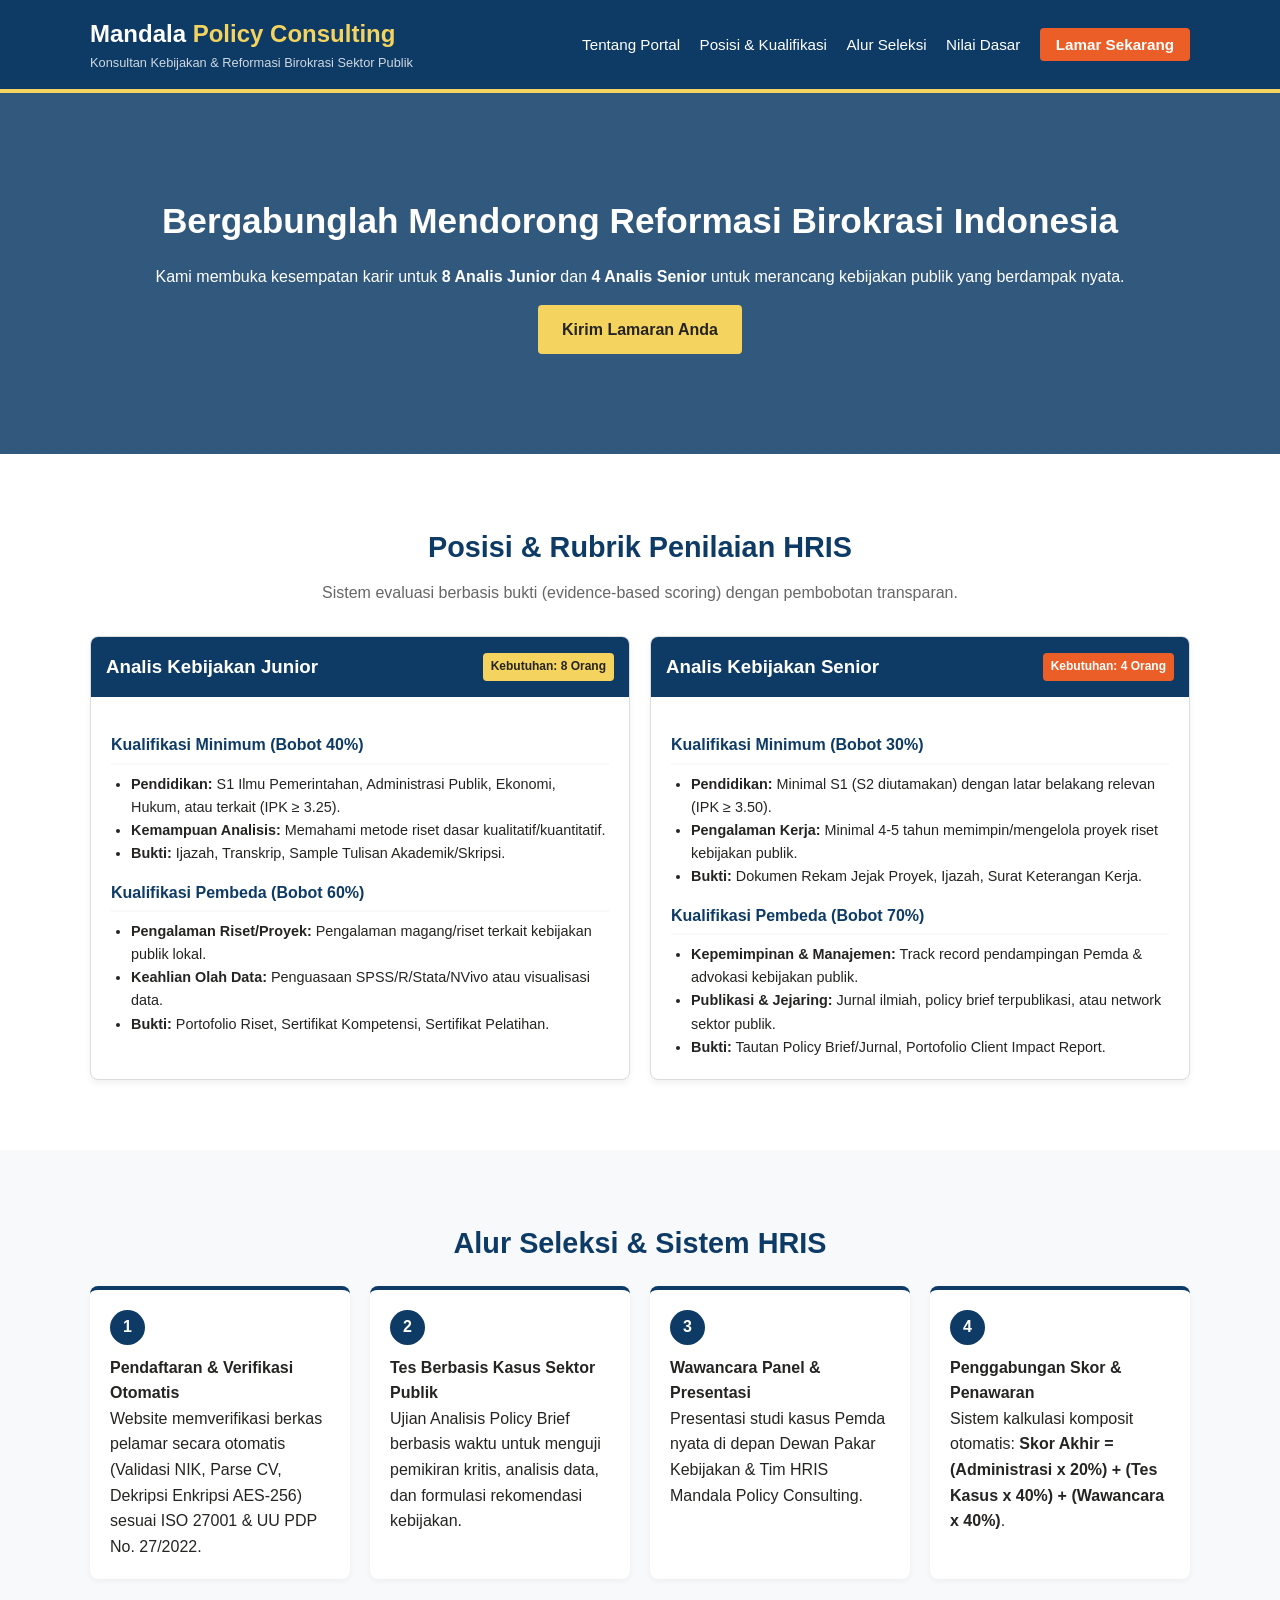
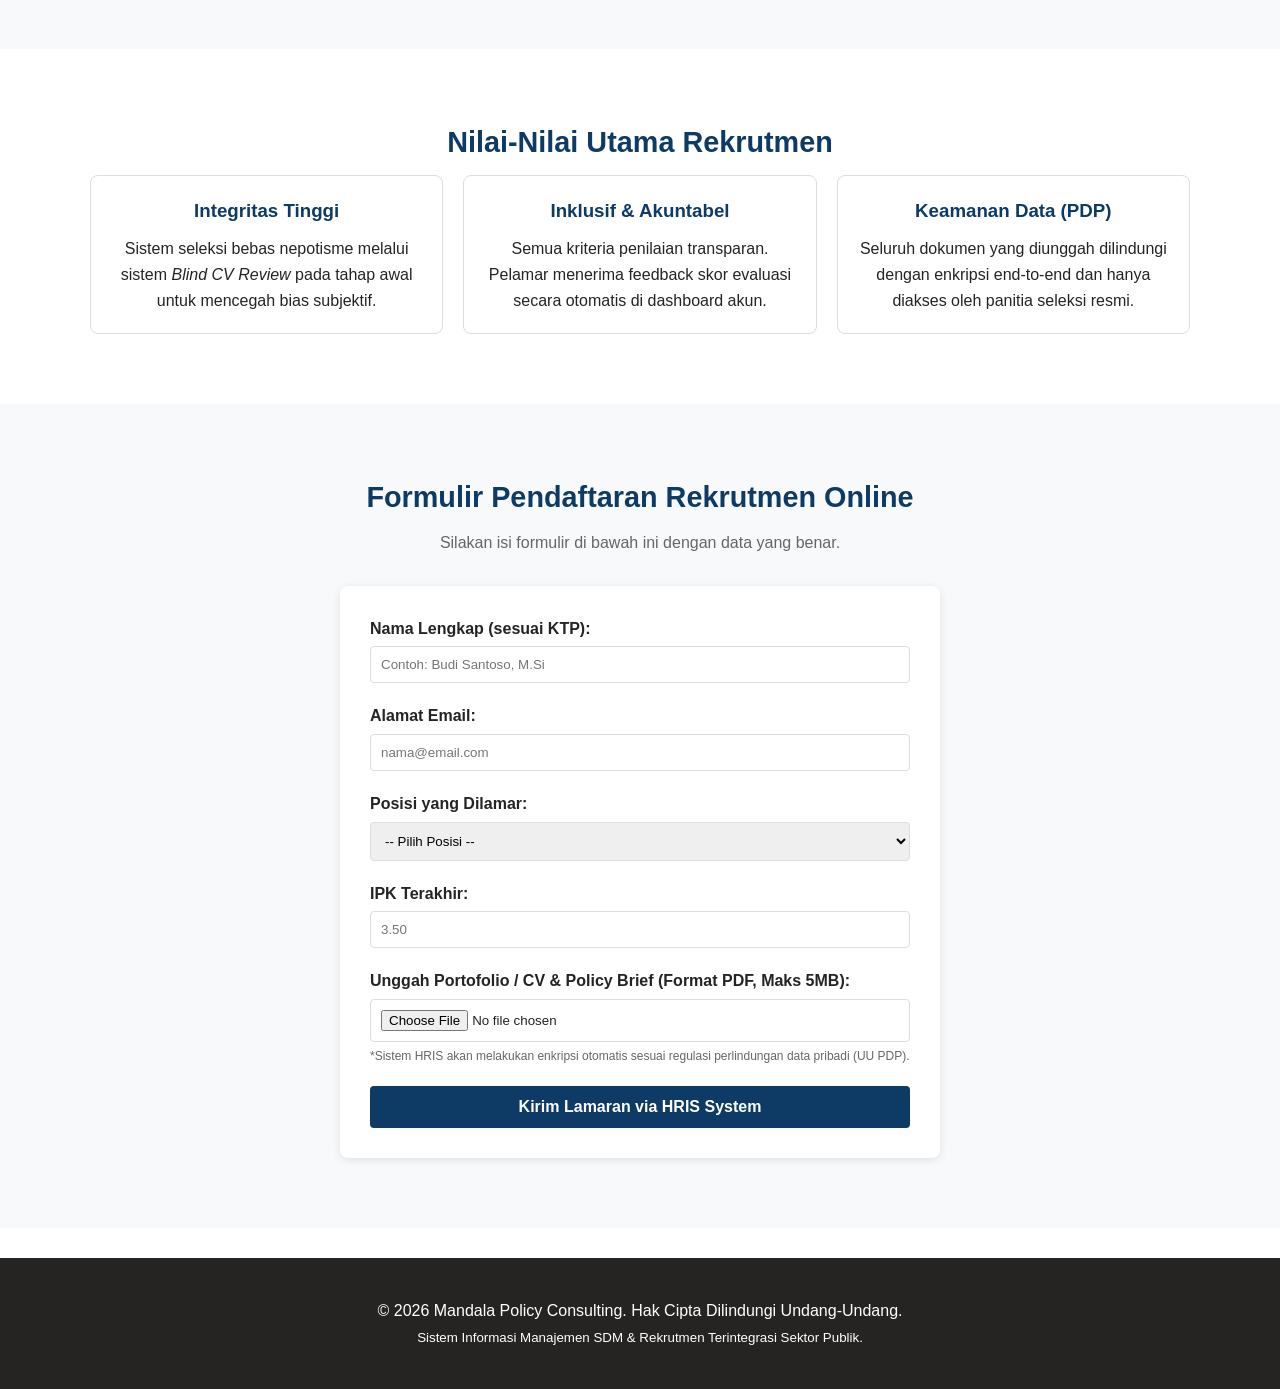
<file: index.html>
<!DOCTYPE html>
<html lang="id">
<head>
    <meta charset="UTF-8">
    <meta name="viewport" content="width=device-width, initial-scale=1.0">
    <title>Portal Rekrutmen Analis - Mandala Policy Consulting</title>
    <link rel="stylesheet" href="styles.css">
</head>
<body>

    <!-- Header & Navigasi -->
    <header class="main-header">
        <div class="container header-container">
            <div class="logo">
                <h1>Mandala <span>Policy Consulting</span></h1>
                <p>Konsultan Kebijakan & Reformasi Birokrasi Sektor Publik</p>
            </div>
            <nav class="navbar">
                <a href="#tentang">Tentang Portal</a>
                <a href="#posisi">Posisi & Kualifikasi</a>
                <a href="#alur">Alur Seleksi</a>
                <a href="#nilai">Nilai Dasar</a>
                <a href="#lamar" class="btn-primary">Lamar Sekarang</a>
            </nav>
        </div>
    </header>

    <!-- Hero Banner -->
    <section class="hero">
        <div class="container hero-content">
            <h2>Bergabunglah Mendorong Reformasi Birokrasi Indonesia</h2>
            <p>Kami membuka kesempatan karir untuk <strong>8 Analis Junior</strong> dan <strong>4 Analis Senior</strong> untuk merancang kebijakan publik yang berdampak nyata.</p>
            <a href="#lamar" class="btn-hero">Kirim Lamaran Anda</a>
        </div>
    </section>

    <!-- Posisi & Kualifikasi HRIS -->
    <section id="posisi" class="section">
        <div class="container">
            <h2 class="section-title">Posisi & Rubrik Penilaian HRIS</h2>
            <p class="section-subtitle">Sistem evaluasi berbasis bukti (evidence-based scoring) dengan pembobotan transparan.</p>

            <div class="card-grid">
                <!-- Card Analis Junior -->
                <div class="card">
                    <div class="card-header">
                        <h3>Analis Kebijakan Junior</h3>
                        <span class="badge">Kebutuhan: 8 Orang</span>
                    </div>
                    <div class="card-body">
                        <h4>Kualifikasi Minimum (Bobot 40%)</h4>
                        <ul>
                            <li><strong>Pendidikan:</strong> S1 Ilmu Pemerintahan, Administrasi Publik, Ekonomi, Hukum, atau terkait (IPK &ge; 3.25).</li>
                            <li><strong>Kemampuan Analisis:</strong> Memahami metode riset dasar kualitatif/kuantitatif.</li>
                            <li><strong>Bukti:</strong> Ijazah, Transkrip, Sample Tulisan Akademik/Skripsi.</li>
                        </ul>
                        <h4>Kualifikasi Pembeda (Bobot 60%)</h4>
                        <ul>
                            <li><strong>Pengalaman Riset/Proyek:</strong> Pengalaman magang/riset terkait kebijakan publik lokal.</li>
                            <li><strong>Keahlian Olah Data:</strong> Penguasaan SPSS/R/Stata/NVivo atau visualisasi data.</li>
                            <li><strong>Bukti:</strong> Portofolio Riset, Sertifikat Kompetensi, Sertifikat Pelatihan.</li>
                        </ul>
                    </div>
                </div>

                <!-- Card Analis Senior -->
                <div class="card">
                    <div class="card-header">
                        <h3>Analis Kebijakan Senior</h3>
                        <span class="badge badge-senior">Kebutuhan: 4 Orang</span>
                    </div>
                    <div class="card-body">
                        <h4>Kualifikasi Minimum (Bobot 30%)</h4>
                        <ul>
                            <li><strong>Pendidikan:</strong> Minimal S1 (S2 diutamakan) dengan latar belakang relevan (IPK &ge; 3.50).</li>
                            <li><strong>Pengalaman Kerja:</strong> Minimal 4-5 tahun memimpin/mengelola proyek riset kebijakan publik.</li>
                            <li><strong>Bukti:</strong> Dokumen Rekam Jejak Proyek, Ijazah, Surat Keterangan Kerja.</li>
                        </ul>
                        <h4>Kualifikasi Pembeda (Bobot 70%)</h4>
                        <ul>
                            <li><strong>Kepemimpinan & Manajemen:</strong> Track record pendampingan Pemda & advokasi kebijakan publik.</li>
                            <li><strong>Publikasi & Jejaring:</strong> Jurnal ilmiah, policy brief terpublikasi, atau network sektor publik.</li>
                            <li><strong>Bukti:</strong> Tautan Policy Brief/Jurnal, Portofolio Client Impact Report.</li>
                        </ul>
                    </div>
                </div>
            </div>
        </div>
    </section>

    <!-- Alur Seleksi & Proteksi Data -->
    <section id="alur" class="section bg-light">
        <div class="container">
            <h2 class="section-title">Alur Seleksi & Sistem HRIS</h2>
            <div class="timeline">
                <div class="timeline-step">
                    <div class="step-number">1</div>
                    <h4>Pendaftaran & Verifikasi Otomatis</h4>
                    <p>Website memverifikasi berkas pelamar secara otomatis (Validasi NIK, Parse CV, Dekripsi Enkripsi AES-256) sesuai ISO 27001 & UU PDP No. 27/2022.</p>
                </div>
                <div class="timeline-step">
                    <div class="step-number">2</div>
                    <h4>Tes Berbasis Kasus Sektor Publik</h4>
                    <p>Ujian Analisis Policy Brief berbasis waktu untuk menguji pemikiran kritis, analisis data, dan formulasi rekomendasi kebijakan.</p>
                </div>
                <div class="timeline-step">
                    <div class="step-number">3</div>
                    <h4>Wawancara Panel & Presentasi</h4>
                    <p>Presentasi studi kasus Pemda nyata di depan Dewan Pakar Kebijakan & Tim HRIS Mandala Policy Consulting.</p>
                </div>
                <div class="timeline-step">
                    <div class="step-number">4</div>
                    <h4>Penggabungan Skor & Penawaran</h4>
                    <p>Sistem kalkulasi komposit otomatis: <strong>Skor Akhir = (Administrasi x 20%) + (Tes Kasus x 40%) + (Wawancara x 40%)</strong>.</p>
                </div>
            </div>
        </div>
    </section>

    <!-- Nilai-Nilai Dasar Organisasi -->
    <section id="nilai" class="section">
        <div class="container">
            <h2 class="section-title">Nilai-Nilai Utama Rekrutmen</h2>
            <div class="values-grid">
                <div class="value-box">
                    <h3>Integritas Tinggi</h3>
                    <p>Sistem seleksi bebas nepotisme melalui sistem <em>Blind CV Review</em> pada tahap awal untuk mencegah bias subjektif.</p>
                </div>
                <div class="value-box">
                    <h3>Inklusif & Akuntabel</h3>
                    <p>Semua kriteria penilaian transparan. Pelamar menerima feedback skor evaluasi secara otomatis di dashboard akun.</p>
                </div>
                <div class="value-box">
                    <h3>Keamanan Data (PDP)</h3>
                    <p>Seluruh dokumen yang diunggah dilindungi dengan enkripsi end-to-end dan hanya diakses oleh panitia seleksi resmi.</p>
                </div>
            </div>
        </div>
    </section>

    <!-- Formulir Pendaftaran / Lamar -->
    <section id="lamar" class="section bg-light">
        <div class="container">
            <h2 class="section-title">Formulir Pendaftaran Rekrutmen Online</h2>
            <p class="section-subtitle">Silakan isi formulir di bawah ini dengan data yang benar.</p>

            <form id="form-rekrutmen" class="form-container">
                <div class="form-group">
                    <label for="nama">Nama Lengkap (sesuai KTP):</label>
                    <input type="text" id="nama" required placeholder="Contoh: Budi Santoso, M.Si">
                </div>

                <div class="form-group">
                    <label for="email">Alamat Email:</label>
                    <input type="email" id="email" required placeholder="nama@email.com">
                </div>

                <div class="form-group">
                    <label for="posisi-pilihan">Posisi yang Dilamar:</label>
                    <select id="posisi-pilihan" required>
                        <option value="">-- Pilih Posisi --</option>
                        <option value="Junior">Analis Kebijakan Junior (8 Formasi)</option>
                        <option value="Senior">Analis Kebijakan Senior (4 Formasi)</option>
                    </select>
                </div>

                <div class="form-group">
                    <label for="ipk">IPK Terakhir:</label>
                    <input type="number" id="ipk" step="0.01" min="0" max="4.00" required placeholder="3.50">
                </div>

                <div class="form-group">
                    <label for="berkas">Unggah Portofolio / CV & Policy Brief (Format PDF, Maks 5MB):</label>
                    <input type="file" id="berkas" accept=".pdf" required>
                    <small class="help-text">*Sistem HRIS akan melakukan enkripsi otomatis sesuai regulasi perlindungan data pribadi (UU PDP).</small>
                </div>

                <button type="submit" class="btn-submit">Kirim Lamaran via HRIS System</button>
            </form>

            <div id="notifikasi" class="notif-box hidden"></div>
        </div>
    </section>

    <!-- Footer -->
    <footer>
        <div class="container text-center">
            <p>&copy; 2026 Mandala Policy Consulting. Hak Cipta Dilindungi Undang-Undang.</p>
            <p><small>Sistem Informasi Manajemen SDM & Rekrutmen Terintegrasi Sektor Publik.</small></p>
        </div>
    </footer>

    <script src="script.js"></script>
</body>
</html>
</file>
<file: styles.css>
/* Reset CSS & Variabel Warna */
:root {
    --primary-color: #0d3b66;
    --secondary-color: #f4d35e;
    --accent-color: #eb5e28;
    --dark-color: #252422;
    --light-color: #f8f9fa;
    --border-color: #dddddd;
}

* {
    box-sizing: border-box;
    margin: 0;
    padding: 0;
    font-family: 'Segoe UI', Tahoma, Geneva, Verdana, sans-serif;
}

body {
    color: var(--dark-color);
    line-height: 1.6;
    background-color: #ffffff;
}

.container {
    width: 90%;
    max-width: 1100px;
    margin: 0 auto;
    padding: 20px 0;
}

.bg-light {
    background-color: var(--light-color);
}

/* Header & Navigasi */
.main-header {
    background-color: var(--primary-color);
    color: white;
    border-bottom: 4px solid var(--secondary-color);
    position: sticky;
    top: 0;
    z-index: 1000;
}

.header-container {
    display: flex;
    justify-content: space-between;
    align-items: center;
    padding: 15px 0;
}

.logo h1 {
    font-size: 1.5rem;
    font-weight: 700;
}

.logo span {
    color: var(--secondary-color);
}

.logo p {
    font-size: 0.8rem;
    opacity: 0.8;
}

.navbar a {
    color: white;
    text-decoration: none;
    margin-left: 15px;
    font-size: 0.95rem;
    transition: 0.3s;
}

.navbar a:hover {
    color: var(--secondary-color);
}

/* Button UI */
.btn-primary {
    background-color: var(--accent-color);
    padding: 8px 16px;
    border-radius: 4px;
    font-weight: bold;
}

.btn-hero {
    display: inline-block;
    background-color: var(--secondary-color);
    color: var(--dark-color);
    padding: 12px 24px;
    font-weight: bold;
    text-decoration: none;
    border-radius: 4px;
    margin-top: 15px;
}

.btn-submit {
    background-color: var(--primary-color);
    color: white;
    padding: 12px 20px;
    border: none;
    border-radius: 4px;
    cursor: pointer;
    font-size: 1rem;
    font-weight: bold;
    width: 100%;
}

.btn-submit:hover {
    background-color: #082642;
}

/* Hero Section */
.hero {
    background: linear-gradient(rgba(13, 59, 102, 0.85), rgba(13, 59, 102, 0.85)), url('https://images.unsplash.com/photo-1522071820081-009f0129c71c?auto=format&fit=crop&w=1200&q=80');
    background-size: cover;
    background-position: center;
    color: white;
    text-align: center;
    padding: 80px 0;
}

.hero h2 {
    font-size: 2.2rem;
    margin-bottom: 15px;
}

/* Card Section */
.section {
    padding: 50px 0;
}

.section-title {
    text-align: center;
    font-size: 1.8rem;
    color: var(--primary-color);
    margin-bottom: 10px;
}

.section-subtitle {
    text-align: center;
    margin-bottom: 30px;
    color: #666;
}

.card-grid {
    display: grid;
    grid-template-columns: repeat(auto-fit, minmax(300px, 1fr));
    gap: 20px;
}

.card {
    border: 1px solid var(--border-color);
    border-radius: 8px;
    background-color: white;
    box-shadow: 0 4px 6px rgba(0,0,0,0.05);
    overflow: hidden;
}

.card-header {
    background-color: var(--primary-color);
    color: white;
    padding: 15px;
    display: flex;
    justify-content: space-between;
    align-items: center;
}

.badge {
    background-color: var(--secondary-color);
    color: var(--dark-color);
    padding: 4px 8px;
    font-size: 0.75rem;
    border-radius: 4px;
    font-weight: bold;
}

.badge-senior {
    background-color: var(--accent-color);
    color: white;
}

.card-body {
    padding: 20px;
}

.card-body h4 {
    margin-top: 15px;
    color: var(--primary-color);
    border-bottom: 2px solid var(--light-color);
    padding-bottom: 5px;
}

.card-body ul {
    margin-left: 20px;
    margin-top: 8px;
    font-size: 0.9rem;
}

/* Timeline / Alur Seleksi */
.timeline {
    display: grid;
    grid-template-columns: repeat(auto-fit, minmax(220px, 1fr));
    gap: 20px;
    margin-top: 20px;
}

.timeline-step {
    background-color: white;
    padding: 20px;
    border-radius: 8px;
    border-top: 4px solid var(--primary-color);
    box-shadow: 0 2px 5px rgba(0,0,0,0.05);
}

.step-number {
    width: 35px;
    height: 35px;
    background-color: var(--primary-color);
    color: white;
    border-radius: 50%;
    display: flex;
    align-items: center;
    justify-content: center;
    font-weight: bold;
    margin-bottom: 10px;
}

/* Values Grid */
.values-grid {
    display: grid;
    grid-template-columns: repeat(auto-fit, minmax(250px, 1fr));
    gap: 20px;
}

.value-box {
    border: 1px solid var(--border-color);
    padding: 20px;
    border-radius: 8px;
    text-align: center;
}

.value-box h3 {
    color: var(--primary-color);
    margin-bottom: 10px;
}

/* Form Styles */
.form-container {
    max-width: 600px;
    margin: 0 auto;
    background-color: white;
    padding: 30px;
    border-radius: 8px;
    box-shadow: 0 2px 8px rgba(0,0,0,0.1);
}

.form-group {
    margin-bottom: 20px;
}

.form-group label {
    display: block;
    margin-bottom: 5px;
    font-weight: bold;
}

.form-group input, .form-group select {
    width: 100%;
    padding: 10px;
    border: 1px solid var(--border-color);
    border-radius: 4px;
}

.help-text {
    font-size: 0.75rem;
    color: #666;
    display: block;
    margin-top: 5px;
}

/* Notification Box */
.notif-box {
    max-width: 600px;
    margin: 20px auto 0;
    padding: 15px;
    border-radius: 4px;
    text-align: center;
    font-weight: bold;
}

.notif-success {
    background-color: #d4edda;
    color: #155724;
    border: 1px solid #c3e6cb;
}

.notif-error {
    background-color: #f8d7da;
    color: #721c24;
    border: 1px solid #f5c6cb;
}

.hidden {
    display: none;
}

footer {
    background-color: var(--dark-color);
    color: white;
    padding: 20px 0;
    margin-top: 30px;
}

.text-center {
    text-align: center;
}
</file>
